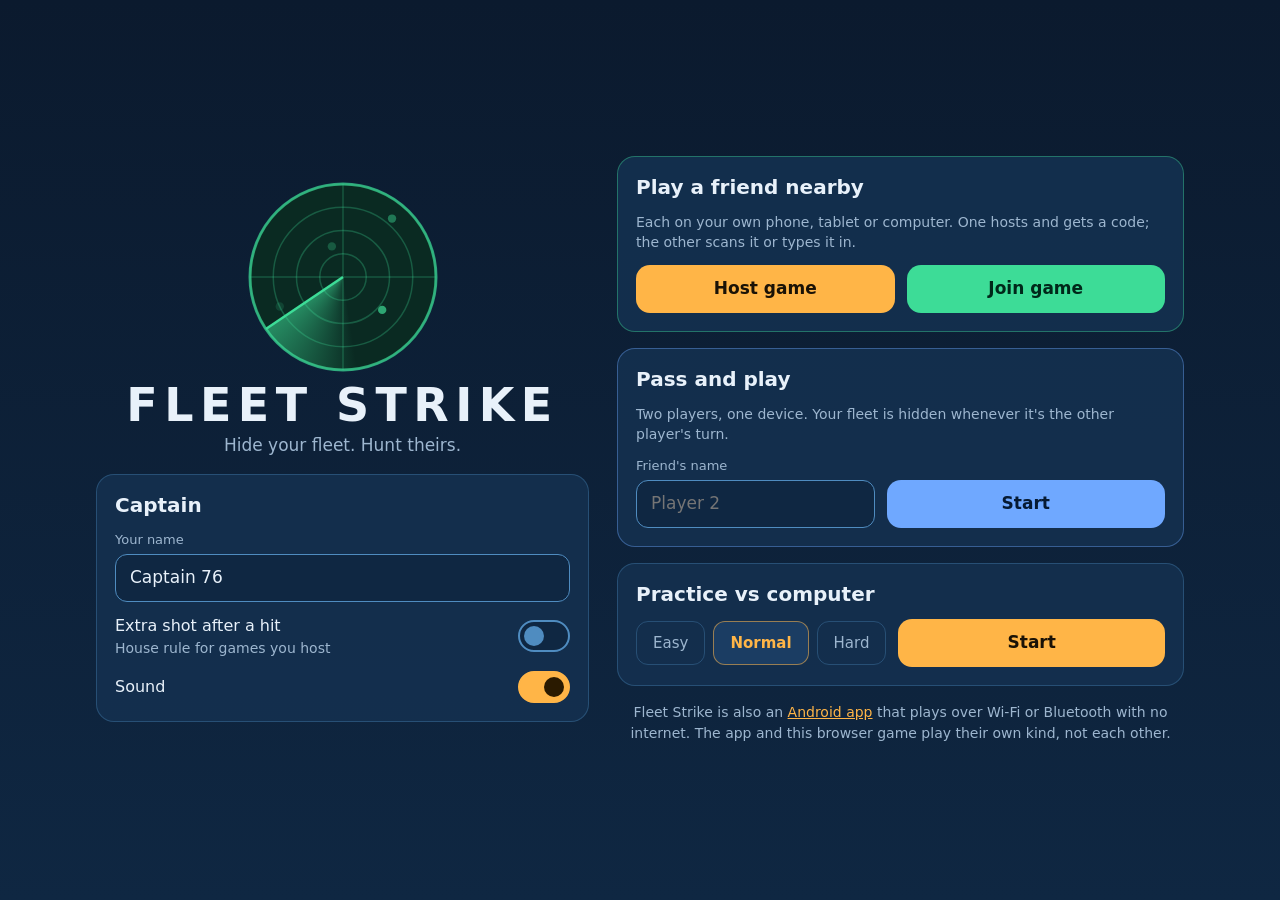
<file: docs/play/index.html>
<!doctype html>
<html lang="en">
<head>
<meta charset="utf-8">
<meta name="viewport" content="width=device-width, initial-scale=1, viewport-fit=cover">
<title>Play Fleet Strike</title>
<meta name="description" content="Fleet Strike in your browser: a two-player naval battle. Play a friend nearby on their own device with a game code, pass one device back and forth, or practise against the computer.">
<meta name="theme-color" content="#0B1A2E">
<link rel="icon" href="../icon.svg" type="image/svg+xml">
<link rel="stylesheet" href="styles.css">
<script type="module" src="js/app.js"></script>
</head>
<body>
<div id="app"></div>
<noscript><p class="nojs">Fleet Strike needs JavaScript turned on to play.</p></noscript>
<script nomodule>document.getElementById('app').innerHTML = '<p class="nojs">This browser is too old for Fleet Strike. Try a current Chrome, Edge, Firefox or Safari.</p>';</script>
</body>
</html>
</file>
<file: docs/play/styles.css>
/* Fleet Strike in the browser. The game is always at sea, so it keeps the app's dark naval palette. */
:root {
  --night: #0b1a2e;
  --deep: #0f2742;
  --panel: #14304f;
  --panel-high: #1b3d63;
  --line: #4f8cc0;
  --edge: rgba(79, 140, 192, 0.35);
  --text: #e8f1fa;
  --dim: #9db6cf;
  --amber: #ffb547;
  --sonar: #3ddc97;
  --blue: #6fa8ff;
  --hit: #ff5a3c;
  --danger: #ff6b6b;
  color-scheme: dark;
}

* { box-sizing: border-box; }
html, body { margin: 0; min-height: 100%; }
body {
  background: var(--night) linear-gradient(180deg, var(--night), var(--deep)) fixed;
  color: var(--text);
  font: 16px/1.5 system-ui, -apple-system, "Segoe UI", Roboto, sans-serif;
  -webkit-tap-highlight-color: transparent;
}
button, input { font: inherit; color: inherit; }
[hidden] { display: none !important; }
.nojs { padding: 24px; text-align: center; }

.screen {
  min-height: 100vh;
  min-height: 100dvh;
  padding: max(16px, env(safe-area-inset-top)) max(16px, env(safe-area-inset-right)) max(16px, env(safe-area-inset-bottom)) max(16px, env(safe-area-inset-left));
}

/* ------------------------------------------------------------------ building blocks */

.panel {
  background: rgba(20, 48, 79, 0.92);
  border: 1px solid var(--edge);
  border-radius: 18px;
  padding: 18px;
  display: flex;
  flex-direction: column;
  gap: 12px;
}
.panel.sonar { border-color: rgba(61, 220, 151, 0.4); }
.panel.blue { border-color: rgba(111, 168, 255, 0.4); }
.panel h2 { margin: 0; font-size: 20px; line-height: 1.25; }
.hint { margin: 0; color: var(--dim); font-size: 14px; line-height: 1.45; }

.row { display: flex; gap: 12px; align-items: center; }
.row > .btn { flex: 1; }
.row.center { justify-content: center; }
.row.end { justify-content: flex-end; }
.row.center > .btn, .row.end > .btn { flex: 0 0 auto; }
.row.wrap { flex-wrap: wrap; }
.row.wrap > .btn { flex: 1 0 120px; }

.btn {
  border: 0;
  border-radius: 14px;
  padding: 10px 20px;
  min-height: 48px;
  font-weight: 700;
  font-size: 17px;
  background: var(--amber);
  color: #1a1206;
  cursor: pointer;
  white-space: nowrap;
  overflow: hidden;
  text-overflow: ellipsis;
  transition: filter 0.15s;
}
.btn:hover { filter: brightness(1.08); }
.btn:active { filter: brightness(0.95); }
.btn:disabled { opacity: 0.45; cursor: default; filter: none; }
.btn.sonar { background: var(--sonar); color: #00281a; }
.btn.blue { background: var(--blue); color: #061a33; }
.btn.danger { background: var(--danger); color: #2a0606; }
.btn.quiet { background: transparent; color: var(--text); border: 1px solid var(--edge); font-weight: 600; }
.btn.quiet:hover { border-color: var(--line); filter: none; background: rgba(79, 140, 192, 0.12); }
.btn.small { min-height: 40px; padding: 6px 14px; font-size: 15px; border-radius: 12px; }
.btn.big { min-height: 56px; font-size: 19px; padding: 14px 28px; white-space: normal; }
.btn.wide { width: 100%; }
:focus-visible { outline: 3px solid var(--amber); outline-offset: 2px; }

.field { display: flex; flex-direction: column; gap: 4px; font-size: 13px; color: var(--dim); }
.field.grow { flex: 1; min-width: 0; }
.field input {
  background: var(--deep);
  border: 1px solid var(--line);
  border-radius: 12px;
  padding: 10px 14px;
  font-size: 17px;
  color: var(--text);
  min-height: 48px;
  width: 100%;
}
.row:has(.field) { align-items: flex-end; }

.setting { display: flex; align-items: center; gap: 12px; cursor: pointer; }
.setting-text { flex: 1; display: flex; flex-direction: column; }
.setting-text small { color: var(--dim); font-size: 14px; }
.switch {
  appearance: none;
  -webkit-appearance: none;
  margin: 0;
  flex: none;
  width: 52px;
  height: 32px;
  border-radius: 16px;
  background: var(--deep);
  border: 2px solid var(--line);
  position: relative;
  cursor: pointer;
  transition: background 0.2s, border-color 0.2s;
}
.switch::after {
  content: "";
  position: absolute;
  top: 4px;
  left: 4px;
  width: 20px;
  height: 20px;
  border-radius: 50%;
  background: var(--line);
  transition: transform 0.2s, background 0.2s;
}
.switch:checked { background: var(--amber); border-color: var(--amber); }
.switch:checked::after { transform: translateX(20px); background: #2a1a00; }

.chips { display: flex; gap: 8px; flex-wrap: wrap; }
.chip {
  border: 1px solid var(--edge);
  background: transparent;
  border-radius: 12px;
  padding: 8px 16px;
  min-height: 44px;
  font-size: 15px;
  color: var(--dim);
  cursor: pointer;
}
.chip[aria-pressed="true"] { background: var(--panel-high); color: var(--amber); border-color: rgba(255, 181, 71, 0.55); font-weight: 700; }

/* ------------------------------------------------------------------ home */

.home { display: grid; gap: 16px; max-width: 620px; margin: 0 auto; align-content: center; }
.home-left, .home-right { display: flex; flex-direction: column; gap: 16px; min-width: 0; }
.masthead { text-align: center; }
.radar { display: block; width: 140px; height: 140px; margin: 4px auto 8px; }
.masthead h1 { margin: 0; font-size: clamp(30px, 9vw, 46px); font-weight: 900; letter-spacing: 0.14em; line-height: 1.1; }
.tagline { margin: 2px 0 0; color: var(--dim); font-size: 17px; }
.footnote { margin: 0; color: var(--dim); font-size: 14px; text-align: center; }
.footnote a { color: var(--amber); }

@media (min-width: 900px) {
  .home { max-width: 1120px; grid-template-columns: minmax(0, 1fr) minmax(0, 1.15fr); gap: 28px; align-items: center; }
  .radar { width: 190px; height: 190px; }
}

/* ------------------------------------------------------------------ lobbies */

.lobby { display: grid; place-items: center; }
.lobby-card { width: min(100%, 460px); align-items: center; text-align: center; gap: 14px; }
.lobby-card .hint { text-align: center; }
.status { margin: 0; min-height: 1.5em; }
.error { margin: 0; color: var(--danger); }
.code {
  font: 900 56px/1 ui-monospace, SFMono-Regular, Menlo, Consolas, monospace;
  letter-spacing: 0.18em;
  padding-left: 0.18em;
  color: var(--amber);
}
.qr { background: #fff; padding: 10px; border-radius: 12px; line-height: 0; }
.qr img, .qr canvas { width: 168px; height: 168px; }
.code-input {
  width: 6.4em;
  min-height: 56px;
  background: var(--deep);
  border: 1px solid var(--line);
  border-radius: 12px;
  padding: 8px 8px 8px 16px;
  text-align: center;
  font: 800 30px/1 ui-monospace, SFMono-Regular, Menlo, Consolas, monospace;
  letter-spacing: 0.2em;
  text-transform: uppercase;
  color: var(--text);
}
.code-input::placeholder { color: rgba(157, 182, 207, 0.35); }

/* ------------------------------------------------------------------ match frame */

.screen.match { display: flex; flex-direction: column; height: 100vh; height: 100dvh; padding: 0; }
.topbar {
  display: flex;
  align-items: center;
  gap: 12px;
  padding: max(8px, env(safe-area-inset-top)) max(14px, env(safe-area-inset-right)) 8px max(14px, env(safe-area-inset-left));
  background: rgba(11, 26, 46, 0.85);
  border-bottom: 1px solid var(--edge);
}
.brand { font-weight: 900; letter-spacing: 0.2em; color: var(--amber); font-size: 15px; white-space: nowrap; }
.score { flex: 1; min-width: 0; display: flex; justify-content: center; align-items: baseline; gap: 10px; font-size: 15px; }
.score .who { min-width: 0; overflow: hidden; text-overflow: ellipsis; white-space: nowrap; }
.score b { color: var(--amber); font-size: 18px; font-weight: 900; white-space: nowrap; }
.via { color: var(--dim); font-size: 14px; white-space: nowrap; }
.icon-btn { background: transparent; border: 0; font-size: 20px; min-width: 44px; min-height: 44px; border-radius: 10px; cursor: pointer; }
.icon-btn:hover { background: rgba(79, 140, 192, 0.15); }
@media (max-width: 700px) { .brand, .via { display: none; } }

.stage-wrap { position: relative; flex: 1; min-height: 0; display: flex; }
.stage {
  flex: 1;
  min-width: 0;
  overflow: auto;
  padding: 12px max(12px, env(safe-area-inset-right)) max(12px, env(safe-area-inset-bottom)) max(12px, env(safe-area-inset-left));
}
.toast {
  position: absolute;
  left: 50%;
  bottom: max(16px, env(safe-area-inset-bottom));
  transform: translateX(-50%);
  max-width: calc(100% - 24px);
  padding: 8px 18px;
  border-radius: 999px;
  border: 1px solid var(--accent, var(--edge));
  background: rgba(11, 26, 46, 0.95);
  color: var(--accent, var(--text));
  font-weight: 700;
  text-align: center;
  pointer-events: none;
  box-shadow: 0 6px 24px rgba(0, 0, 0, 0.4);
  z-index: 5;
}
.toast.show { animation: pop 0.25s ease-out; }
@keyframes pop { from { opacity: 0; transform: translate(-50%, 8px); } to { opacity: 1; transform: translate(-50%, 0); } }

.connecting, .curtain { min-height: 100%; display: grid; place-items: center; }
.connecting { place-content: center; justify-items: center; gap: 14px; text-align: center; }
.spinner {
  width: 42px;
  height: 42px;
  border-radius: 50%;
  border: 4px solid rgba(79, 140, 192, 0.3);
  border-top-color: var(--sonar);
  animation: spin 1s linear infinite;
}
@keyframes spin { to { transform: rotate(360deg); } }

.curtain-card { width: min(100%, 460px); align-items: center; text-align: center; padding: 28px 24px; gap: 14px; }
.curtain-card h2 { font-size: 26px; }
.curtain-card p { margin: 0; color: var(--dim); }
.eyebrow { text-transform: uppercase; letter-spacing: 0.2em; font-size: 13px; font-weight: 700; color: var(--amber) !important; }

.scrim { position: fixed; inset: 0; z-index: 30; display: grid; place-items: center; padding: 16px; background: rgba(3, 8, 16, 0.65); }
.modal { width: min(100%, 420px); }
.modal p { margin: 0; color: var(--dim); }

/* ------------------------------------------------------------------ boards */

canvas.board { display: block; width: 100%; aspect-ratio: 1; border-radius: 12px; touch-action: manipulation; }
canvas.board.tappable { cursor: crosshair; }
canvas.board.drop-target { touch-action: none; }
canvas.tally { display: block; width: 100%; height: 20px; }

/* ------------------------------------------------------------------ deployment */

.placement { display: flex; flex-direction: column; align-items: center; gap: 16px; }
.placement.wide { flex-direction: row; justify-content: center; align-items: flex-start; }
.board-wrap { flex: none; max-width: 100%; }
.deploy { width: 100%; max-width: 560px; }
.placement.wide .deploy { width: 360px; flex: none; }
.deploy h2 { font-size: 24px; }
.opponent-line { margin: 0; color: var(--dim); }
.opponent-line.ready { color: var(--sonar); }
.controls, .waiting { display: flex; flex-direction: column; gap: 12px; }
.tray { display: flex; flex-wrap: wrap; gap: 10px; }
.tray-ship {
  display: flex;
  flex-direction: column;
  gap: 4px;
  padding: 8px 10px;
  border-radius: 12px;
  background: var(--panel-high);
  border: 1px solid var(--edge);
  cursor: grab;
  touch-action: none;
  user-select: none;
  -webkit-user-select: none;
}
.tray-ship:hover { border-color: var(--amber); }
.tray-ship.lifted { opacity: 0.3; }
.ship-pic { display: block; pointer-events: none; }
.ship-name { font-size: 13px; }
.ship-name small { color: var(--dim); font-size: 12px; }
.ok-line { margin: 0; color: var(--sonar); font-weight: 600; }
.wait-line { margin: 0; font-size: 18px; }
.drag-layer { position: fixed; inset: 0; width: 100vw; height: 100vh; pointer-events: none; z-index: 20; }

/* ------------------------------------------------------------------ battle */

.battle { display: flex; flex-direction: column; align-items: center; gap: 12px; }
.banner { width: 100%; max-width: 1300px; display: flex; justify-content: center; text-align: center; }
.turn { margin: 2px 0; font-size: 19px; font-weight: 700; }
.boards { display: flex; flex-direction: column; align-items: center; gap: 18px; width: 100%; }
.boards.side { flex-direction: row-reverse; justify-content: center; align-items: flex-start; }
.board-col { flex: none; display: flex; flex-direction: column; gap: 6px; max-width: 100%; }
.board-head { display: flex; justify-content: space-between; align-items: baseline; gap: 10px; font-size: 14px; color: var(--dim); }
.board-head b { min-width: 0; overflow: hidden; text-overflow: ellipsis; white-space: nowrap; color: var(--text); font-size: 16px; }
.board-head span { white-space: nowrap; }
.board-col.active .board-head b { color: var(--amber); }

.result {
  display: flex;
  flex-wrap: wrap;
  justify-content: center;
  align-items: center;
  gap: 12px 28px;
  padding: 14px 20px;
  border-radius: 18px;
  background: var(--panel);
  border: 1px solid var(--edge);
  text-align: left;
}
.result.won { border-color: rgba(61, 220, 151, 0.55); }
.result.lost { border-color: rgba(255, 107, 107, 0.55); }
.result-text p { margin: 0; }
.result-title { font-size: 30px; font-weight: 900; letter-spacing: 0.12em; line-height: 1.15; }
.result.won .result-title { color: var(--sonar); }
.result.lost .result-title { color: var(--danger); }
.summary, .verdict { font-size: 15px; margin-top: 2px !important; }
.wants { margin: 0 0 8px; color: var(--sonar); font-weight: 600; }
.result-actions .row > .btn { flex: 0 0 auto; }

/* Phones on their side: every pixel of height goes to the boards. */
@media (max-height: 520px) {
  .topbar { padding-top: max(4px, env(safe-area-inset-top)); padding-bottom: 4px; }
  .stage { padding-top: 8px; }
  .turn { font-size: 16px; margin: 0; }
  .board-head { font-size: 12px; }
  .board-head b { font-size: 14px; }
  canvas.tally { display: none; }
  .result { padding: 8px 14px; }
  .result-title { font-size: 22px; }
}

@media (prefers-reduced-motion: reduce) {
  .spinner { animation-duration: 3s; }
  .toast.show { animation: none; }
}
</file>
